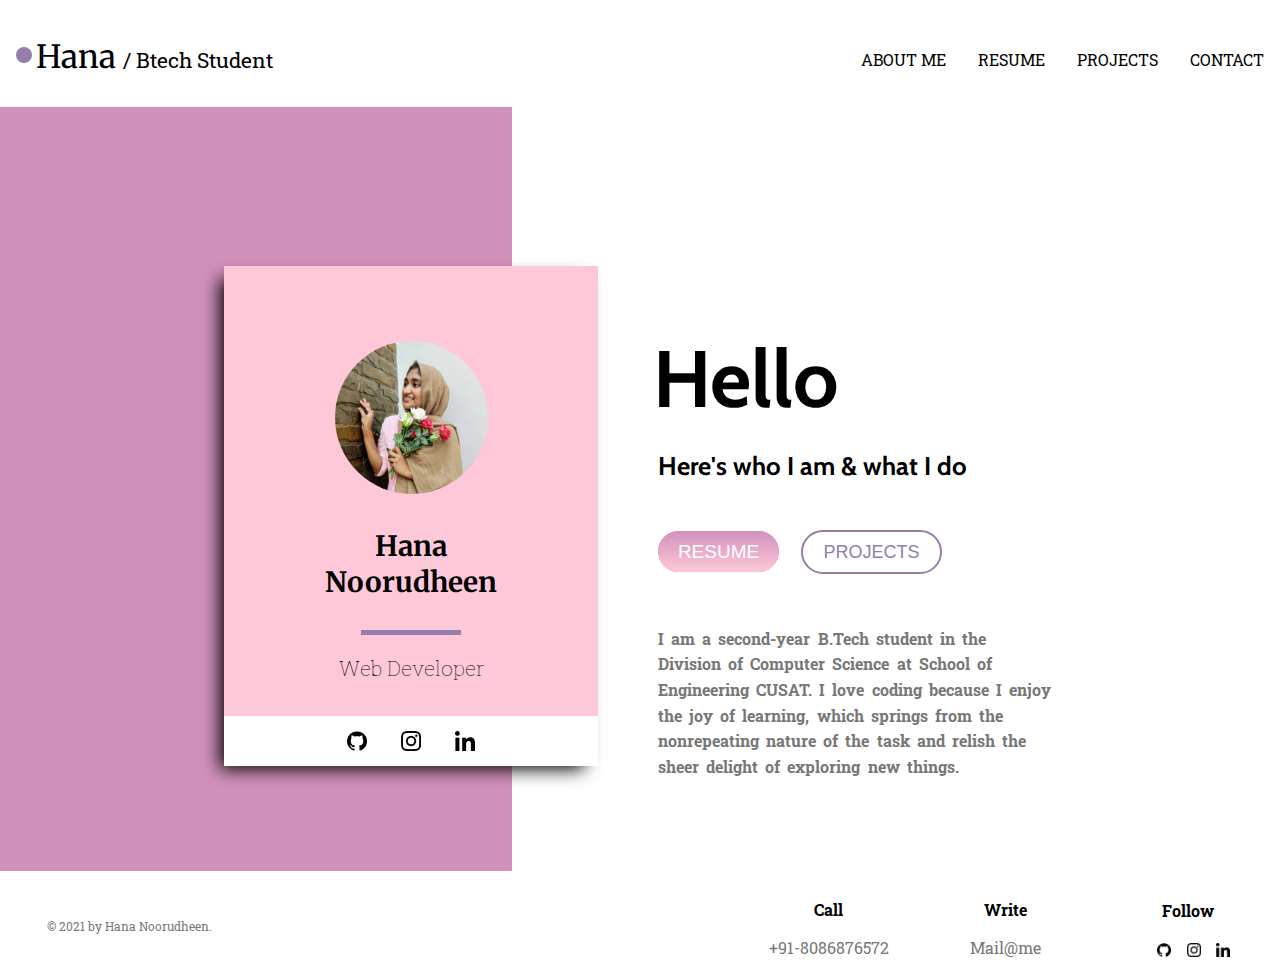
<file: index.html>
<!DOCTYPE html>
<html lang="en">
<head>
    <meta charset="UTF-8">
    <meta http-equiv="X-UA-Compatible" content="IE=edge">
    <meta name="viewport" content="width=device-width, initial-scale=1.0">
    <title>Hana</title>
    <link rel="stylesheet" href="style.css">
    <link rel="preconnect" href="https://fonts.googleapis.com">
<link rel="preconnect" href="https://fonts.gstatic.com" crossorigin>
<link rel="icon" href="images/favicon.ico" >
<link href="https://fonts.googleapis.com/css2?family=Merriweather:wght@700&family=Roboto+Slab:wght@200&display=swap" rel="stylesheet">
<link rel="preconnect" href="https://fonts.googleapis.com">
<link rel="preconnect" href="https://fonts.gstatic.com" crossorigin>
<link href="https://fonts.googleapis.com/css2?family=Cabin:wght@700&display=swap" rel="stylesheet">

</head>

<body>

    
    <div class="navigation">
        <input type="checkbox" class="navigation__checkbox" id="navi-toggle">
        <label for="navi-toggle" class="navigation__button">
            <span class="navigation__icon">&nbsp;</span>
        </label>
        <div class="navigation__background">&nbsp;</div>
        <nav class="navigation__nav">
          <ul class="navigation__list" style="background-color: #FEC8D8;">
            <li class="navigation__item" style="float: none;"><a href="index.html" class="navigation__link"><h2>ABOUT_ME</h2></a></li>
            <li class="navigation__item" style="float: none;"><a href="views/resume.html" class="navigation__link"><h2>RESUME</h2></a></li>
            <li class="navigation__item" style="float: none;"><a href="views/project.html" class="navigation__link"><h2>PROJECTS</h2></a></li>
            <li class="navigation__item" style="float: none;"><a href="mailto:hananoorudheen721@gmail.com" class="navigation__link"><h2>CONTACT_ME</h2></a></li>
    
          </ul>
        </nav>
    </div>





    <div class="navbar">
        <ul>

            <li><a class="navh" href="mailto:hananoorudheen721@gmail.com">CONTACT</a></li>
            <li><a class="navh" href="views/project.html">PROJECTS</a></li>
            <li><a class="navh" href="views/resume.html">RESUME</a></li>
            <li><a class="navh" href="index.html">ABOUT ME</a></li>
            
             
            
            
            <li style="float:left"><a class="headname" href="index.html"><div class="circle"></div>Hana <span  style="font-family: 'Roboto Slab' ,serif;font-size: 1.3rem;" > / Btech Student</span></a></li>
          </ul>
    </div>
    <div class="home">
        <div class="homediv">
            <div class="left">
                <div class="centered">
                    <img class="mainimage" src="images/hana.jpg" alt="HANA">
                    <h2 class="lefth">Hana<br>Noorudheen</h2>
                    <div class="hl"></div>
                    <p class="leftp">Web Developer</p>
                    <a href="views/resume.html" class="phnbtn btn" >RESUME</a>
                    <a href="views/project.html" class="phnbtn btn1">PROJECTS</a>
                    <div class="leftfooter">
                        <a href="https://github.com/noorhana123"  target="blank" ><img class="logo" src="images/github.png" ></a>
                        <a href="https://www.instagram.com/noor__hanaa/"  target="blank"><img class="logo" src="images/instagram.png" ></a>
                        <a href="https://www.linkedin.com/in/hana-noorudheen-5b6361194/"  target="blank"><img class="logo" src="images/linkedin.png" ></a>
                        </div>
                  </div>
            </div>
            <div class="right">
                <h1 class="righth">Hello</h1>
                 <h2 class="righth2">Here's who I am & what I do</h2>
                 <a href="views/resume.html" class="btn">RESUME</a>
                 <a href="views/project.html" class="btn1">PROJECTS</a>
                 <h3 class="rightp">I am a second-year B.Tech student in the Division of Computer Science at School of Engineering CUSAT.
                    I love coding because I enjoy the joy of learning, which springs from the nonrepeating nature of the task and relish the sheer delight of exploring new things.
                
                </h3>
            </div>
        </div>
    </div>
<div class="footer">
    <div class="grid-container" >
             <div  class="item1">
            <p class="copy">© 2021 by Hana Noorudheen.</p>
            </div>

        <div class="item">
            <h4  class="footerh">Call</h4>
            <a class="footersub" href="tel:8086876572">+91-8086876572</a>
        </div>

        <div  class="item">
            <h4 class="footerh">Write</h4>
            <a  href="mailto:hananoorudheen721@gmail.com" class="footersub">Mail@me</a>
        </div> 

        <div  class="item">
            <h4 class="footerh">Follow</h4>
            <a href="https://github.com/noorhana123" target="blank"><img class="footerlogo" src="images/github.png" ></a>
            <a href="https://www.instagram.com/noor__hanaa/"  target="blank"><img class="footerlogo" src="images/instagram.png" ></a>
            <a href="https://www.linkedin.com/in/hana-noorudheen-5b6361194/"  target="blank"><img class="footerlogo" src="images/linkedin.png" ></a>
        </div>
        
      </div>
      
</div>
</body>
</html>
</file>
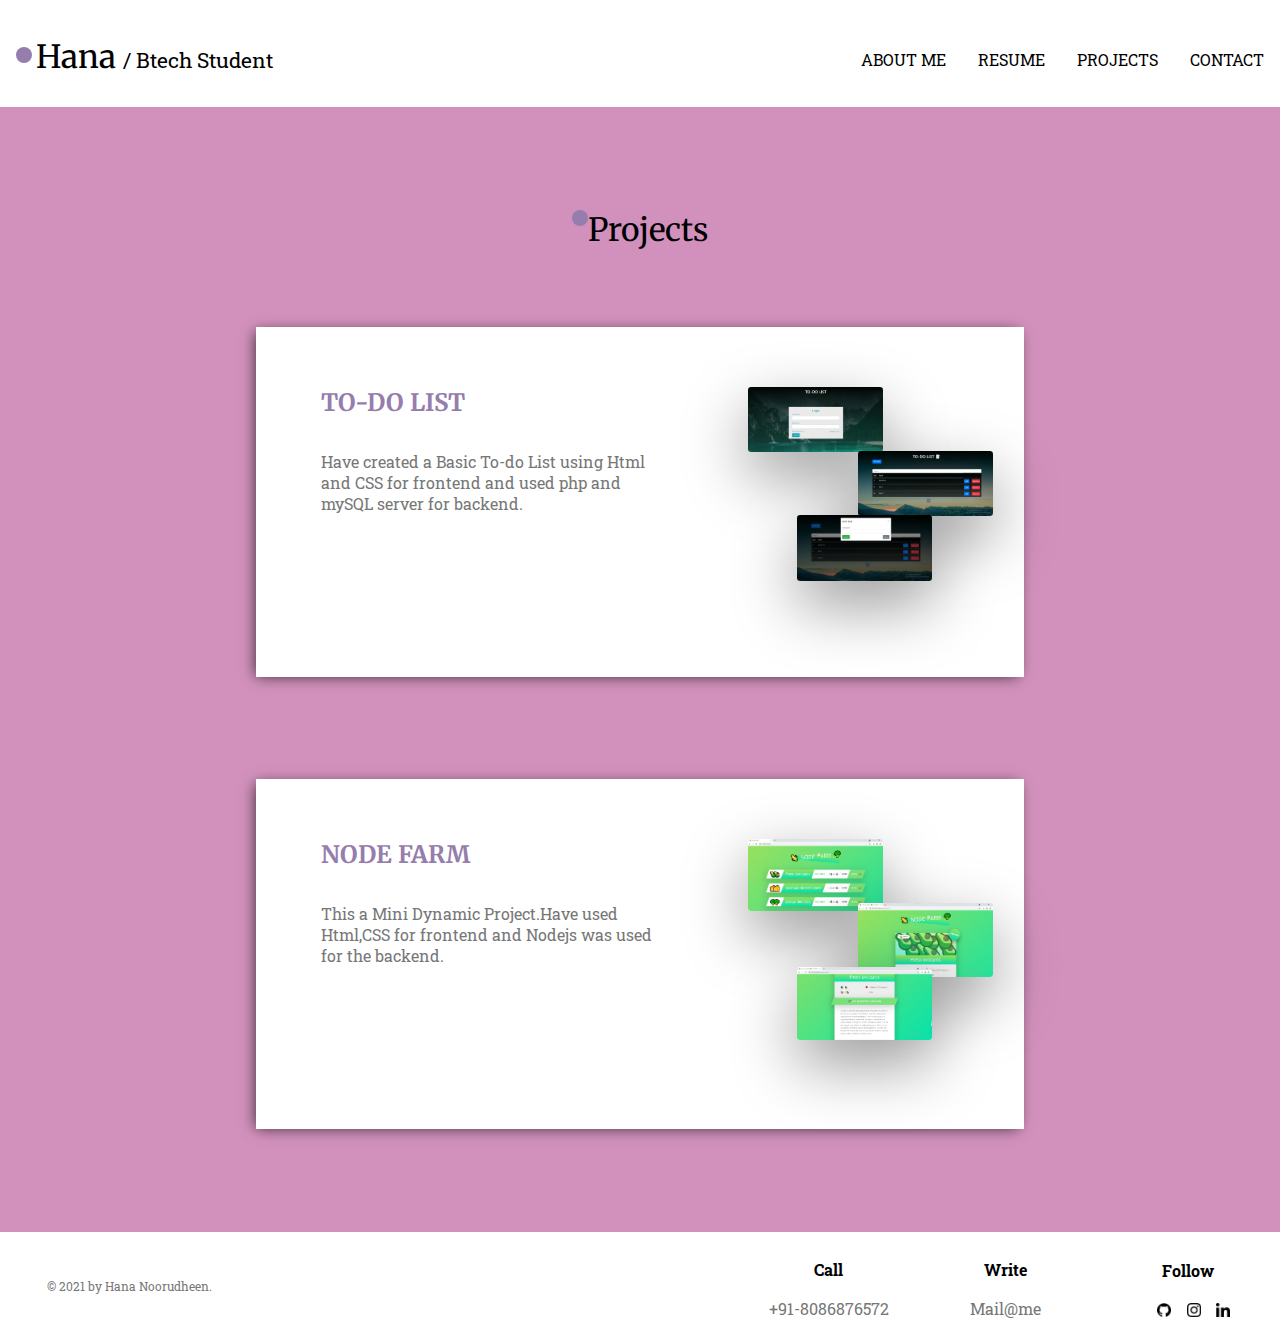
<file: views/project.html>
<!DOCTYPE html>
<html lang="en">
<head>
    <meta charset="UTF-8">
    <meta http-equiv="X-UA-Compatible" content="IE=edge">
    <meta name="viewport" content="width=device-width, initial-scale=1.0">
    <title>Projects</title>
    <link rel="stylesheet" href="project.css">
    <link rel="preconnect" href="https://fonts.googleapis.com">
<link rel="preconnect" href="https://fonts.gstatic.com" crossorigin>
<link rel="icon" href="../images/favicon.ico" >
<link href="https://fonts.googleapis.com/css2?family=Merriweather:wght@700&family=Roboto+Slab:wght@200&display=swap" rel="stylesheet">
<link rel="preconnect" href="https://fonts.googleapis.com">
<link rel="preconnect" href="https://fonts.gstatic.com" crossorigin>
<link href="https://fonts.googleapis.com/css2?family=Cabin:wght@700&display=swap" rel="stylesheet">

</head>

<body>
    <div class="navigation">
    <input type="checkbox" class="navigation__checkbox" id="navi-toggle">
    <label for="navi-toggle" class="navigation__button">
        <span class="navigation__icon">&nbsp;</span>
    </label>
    <div class="navigation__background">&nbsp;</div>
    <nav class="navigation__nav">
      <ul class="navigation__list" style="background-color: #FEC8D8;">
        <li class="navigation__item" style="float: none;"><a href="../index.html" class="navigation__link"><h2>ABOUT_ME</h2></a></li>
        <li class="navigation__item" style="float: none;"><a href="resume.html" class="navigation__link"><h2>RESUME</h2></a></li>
        <li class="navigation__item" style="float: none;"><a href="project.html" class="navigation__link"><h2>PROJECTS</h2></a></li>
        <li class="navigation__item" style="float: none;"><a href="mailto:hananoorudheen721@gmail.com" class="navigation__link"><h2>CONTACT_ME</h2></a></li>

      </ul>
    </nav>
</div>






    <div class="navbar">
        <ul>

            <li><a class="navh" href="mailto:hananoorudheen721@gmail.com">CONTACT</a></li>
            <li><a class="navh" href="project.html">PROJECTS</a></li>
            <li><a class="navh" href="resume.html">RESUME</a></li>
            <li><a class="navh" href="../index.html">ABOUT ME</a></li>
            
             
            
            
            <li style="float:left"><a class="headname" href="../index.html"><div class="circle"></div>Hana <span  style="font-family: 'Roboto Slab' ,serif;font-size: 1.3rem;" > / Btech Student</span></a></li>
          </ul>
    </div>


    <div class="home">
        <div class="heading">
            <div class="circleh"></div>
            <div class="head">
                <h1 class="headname">Projects</h1>
            </div>          
        </div>


        <div class="container">
            <div class="container_left">
                <div class="subleft">
                    <h1 class="textprimary">TO-DO LIST</h1>
                    
                    <p class="textsecondary" style="color:#777">
                        Have created a Basic To-do List using Html and CSS for frontend
                        and used php and mySQL server for backend.
                    </p>
                </div>
            </div>
            <div class="container_right">
                <div class="subright">
                    <div class="composition">
                        <a href="#imagem1"><img src="../images/todo_1.png" alt="graphics1" class="composition__photo composition__photo--p1"></a>
                        <a href="#imagem2"><img src="../images/todo_2.png" alt="graphics2" class="composition__photo composition__photo--p2"></a>
                        <a href="#imagem3"><img src="../images/todo_3.png" alt="graphics3" class="composition__photo composition__photo--p3"></a>
                      </div>
               


                                        <!-- Slider -->
               <div id="slider">
               <div class="slides">
              <div class="slider">
                
          
                <div class="image"> <a href="#imagem1"><img src="../images/todo_1.png"> </a></div>
              </div>
              <div class="slider">
                
          
                <div class="image"><a href="#imagem2"><img src="../images/todo_2.png"> </a></div>
              </div>
              <div class="slider">
                
          
                <div class="image"> <a href="#imagem3"><img src="../images/todo_3.png"> </a></div>
              </div>
            </div>
            
          </div>


                      <!-- Lightboxes em separado -->
                      <div class="lightboxes">
                        <div class="lightbox" id="imagem1">
                          <a href="#" class="fechar">&times;</a>
                          <div class="conteudo">
                            <img src="../images/todo_1.png" alt="">
                          </div>
                    </div>
                </div>
                       
                    <div class="lightboxes">
                        <div class="lightbox" id="imagem2">
                          <a href="#" class="fechar">&times;</a>
                          <div class="conteudo">
                            <img src="../images/todo_2.png" alt="">
                          </div>
                    </div>
                </div>
                        
                    <div class="lightboxes">
                        <div class="lightbox" id="imagem3">
                          <a href="#" class="fechar">&times;</a>
                          <div class="conteudo">
                            <img src="../images/todo_3.png" alt="">
                          </div>
                    </div>
                </div>
                        


          
         </div> 
	    </div> 


                </div>
            </div>
        </div>


        <div class="container">
            <div class="container_left">
                <div class="subleft">
                    <h1 class="textprimary">NODE FARM</h1>
                    
                    <p class="textsecondary" style="color:#777">
                        This a Mini Dynamic Project.Have used Html,CSS
                        for frontend and Nodejs was used for the backend.
                    </p>
                </div>
            </div>
            <div class="container_right">
              <div class="subright">
                <div class="composition">
                    <a href="#imagem4"><img src="../images/node_1.png" alt="graphics1" class="composition__photo composition__photo--p1"></a>
                    <a href="#imagem5"><img src="../images/node_2.png" alt="graphics2" class="composition__photo composition__photo--p2"></a>
                    <a href="#imagem6"><img src="../images/node_3.png" alt="graphics3" class="composition__photo composition__photo--p3"></a>
                  </div>
           


                                    <!-- Slider -->
           <div id="slider">
           <div class="slides">
          <div class="slider">
            
      
            <div class="image"> <a href="#imagem4"><img src="../images/node_1.png"> </a></div>
          </div>
          <div class="slider">
            
      
            <div class="image"><a href="#imagem5"><img src="../images/node_2.png"> </a></div>
          </div>
          <div class="slider">
            
      
            <div class="image"> <a href="#imagem6"><img src="../images/node_3.png"> </a></div>
          </div>
        </div>
        
      </div>


                  <!-- Lightboxes em separado -->
                  <div class="lightboxes">
                    <div class="lightbox" id="imagem4">
                      <a href="#" class="fechar">&times;</a>
                      <div class="conteudo">
                        <img src="../images/node_1.png" alt="">
                      </div>
                </div>
            </div>
                   
                <div class="lightboxes">
                    <div class="lightbox" id="imagem5">
                      <a href="#" class="fechar">&times;</a>
                      <div class="conteudo">
                        <img src="../images/node_2.png" alt="">
                      </div>
                </div>
            </div>
                    
                <div class="lightboxes">
                    <div class="lightbox" id="imagem6">
                      <a href="#" class="fechar">&times;</a>
                      <div class="conteudo">
                        <img src="../images/node_3.png" alt="">
                      </div>
                </div>
            </div>
                    


      
     </div>   
            </div>
        </div>

        <div class="footer">
            <div class="grid-container" >
                     <div class=item1>
                    <p class="copy"> © 2021 by Hana Noorudheen.</p>
                    </div>
        
                <div class=item>
                    <h4  class="footerh">Call</h4>
                    <a class="footersub" href="tel:8086876572">+91-8086876572</a>
                </div>
        
                <div class="item">
                    <h4 class="footerh">Write</h4>
                    <a class="footersub"href="mailto:hananoorudheen721@gmail.com">Mail@me</a>
                </div> 
        
                <div class="item">
                    <h4 class="footerh">Follow</h4>
                    <a href="https://github.com/noorhana123"  target="blank"><img class="footerlogo" src="../images/github.png" ></a>
                    <a href="https://www.instagram.com/noor__hanaa/"  target="blank"><img class="footerlogo" src="../images/instagram.png" ></a>
                    <a href="https://www.linkedin.com/in/hana-noorudheen-5b6361194/"  target="blank"><img class="footerlogo" src="../images/linkedin.png" ></a>
                </div>
                
        </div>
       
    
</body>
</html>
</file>
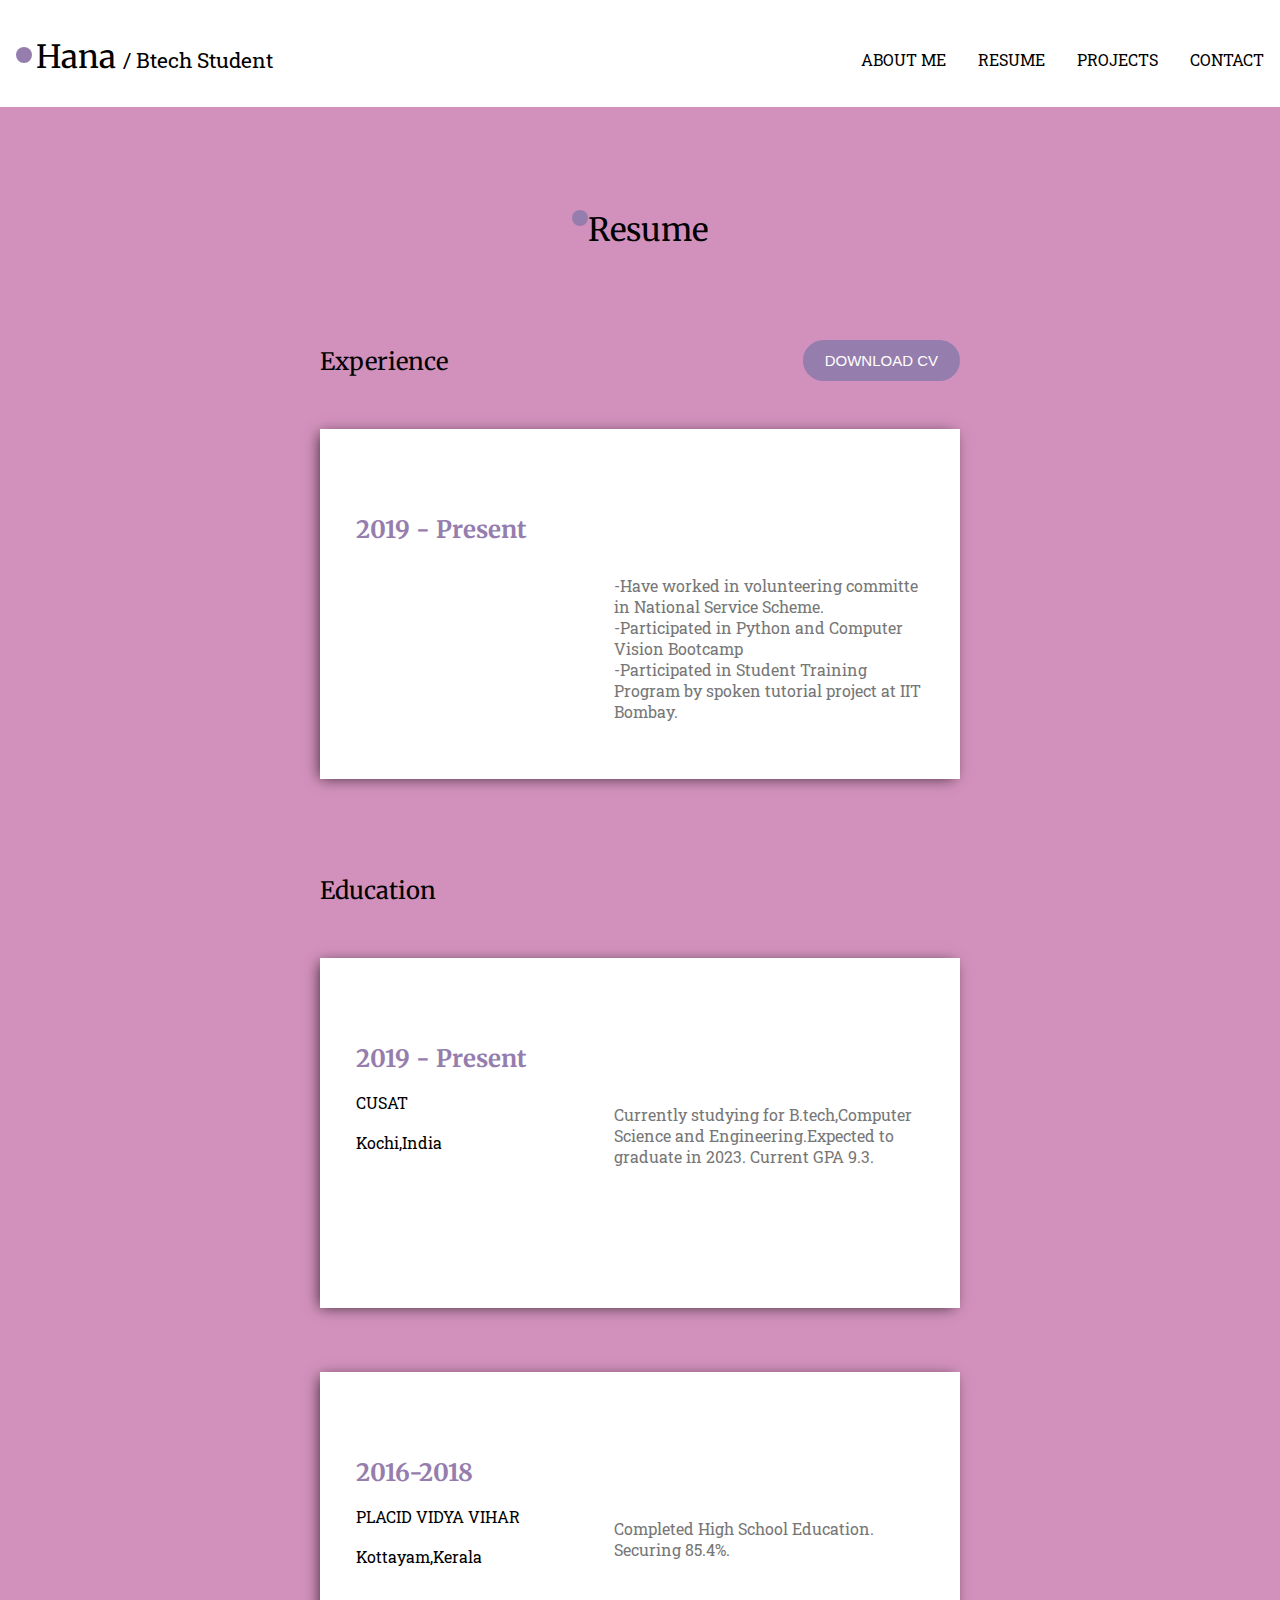
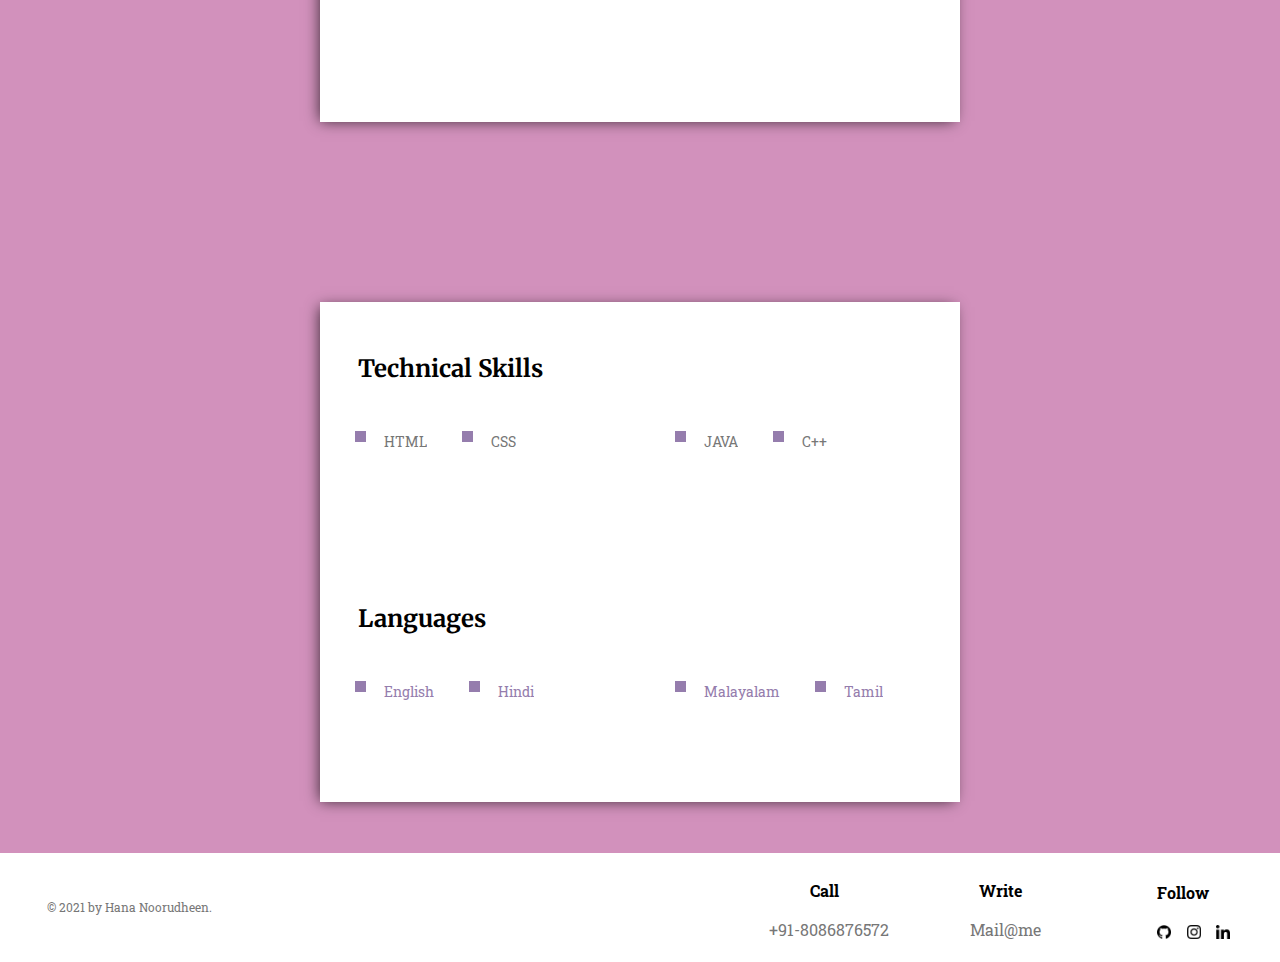
<file: views/resume.html>
<!DOCTYPE html>
<html lang="en">
<head>
    <meta charset="UTF-8">
    <meta http-equiv="X-UA-Compatible" content="IE=edge">
    <meta name="viewport" content="width=device-width, initial-scale=1.0">
    <title>Resume</title>
    <link rel="stylesheet" href="resume.css">
    <link rel="preconnect" href="https://fonts.googleapis.com">
<link rel="preconnect" href="https://fonts.gstatic.com" crossorigin>
<link rel="icon" href="../images/favicon.ico" >
<link href="https://fonts.googleapis.com/css2?family=Merriweather:wght@700&family=Roboto+Slab:wght@200&display=swap" rel="stylesheet">
<link rel="preconnect" href="https://fonts.googleapis.com">
<link rel="preconnect" href="https://fonts.gstatic.com" crossorigin>
<link href="https://fonts.googleapis.com/css2?family=Cabin:wght@700&display=swap" rel="stylesheet">

</head>

<body>

    <div class="navigation">
        <input type="checkbox" class="navigation__checkbox" id="navi-toggle">
        <label for="navi-toggle" class="navigation__button">
            <span class="navigation__icon">&nbsp;</span>
        </label>
        <div class="navigation__background">&nbsp;</div>
        <nav class="navigation__nav">
          <ul class="navigation__list" style="background-color: #FEC8D8;">
            <li class="navigation__item" style="float: none;"><a href="../index.html" class="navigation__link"><h2>ABOUT_ME</h2></a></li>
            <li class="navigation__item" style="float: none;"><a href="resume.html" class="navigation__link"><h2>RESUME</h2></a></li>
            <li class="navigation__item" style="float: none;"><a href="project.html" class="navigation__link"><h2>PROJECTS</h2></a></li>
            <li class="navigation__item" style="float: none;"><a href="mailto:hananoorudheen721@gmail.com" class="navigation__link"><h2>CONTACT_ME</h2></a></li>
    
          </ul>
        </nav>
    </div>









    <div class="navbar">
        <ul>

            <li><a class="navh"  href="mailto:hananoorudheen721@gmail.com">CONTACT</a></li>
            <li><a class="navh" href="project.html">PROJECTS</a></li>
            <li><a class="navh" href="resume.html">RESUME</a></li>
            <li><a class="navh" href="../index.html">ABOUT ME</a></li>
            
             
            
            
            <li style="float:left"><a class="headname" href="../index.html"><div class="circle"></div>Hana <span  style="font-family: 'Roboto Slab' ,serif;font-size: 1.3rem;" > / Btech Student</span></a></li>
          </ul>
    </div>
    <div class="home">
        <div class="heading">
            <div class="circleh"></div>
            <div class="head">
                <h1 class="headname">Resume</h1>
            </div>          
        </div>

        <div class="subhead">
            <h2 style="font-size: 1.5rem;padding-top: 6px;float: left;"  class="headname">Experience</h2>
             <a href="RESUME.pdf" class="btn" style="float: right;" download target="blank">DOWNLOAD CV</a>
        </div>
       <div class="container">
           <div class="container_left">
               <div class="subleft">
                   <h1 class="textprimary">
                    2019 - Present</h1>
                    <p class="textsecondary"  style=" padding-top: 10%;"></p>
                    <p class="textsecondary" style="font-size: 1rem; padding-top: 10%;"></p>
               </div>
           </div>
           <div class="container_right">
               <div class="subright">
                   <p class="textsecondary" style="color:#777">
                    -Have worked in volunteering committe in National Service Scheme.<br>
                    -Participated in Python and Computer Vision Bootcamp<br>
                    -Participated in Student Training Program by spoken tutorial project at IIT Bombay.<br>

                </p>
               </div>
           </div>
       </div>




       <div class="subhead">
        <h2 style="font-size: 1.5rem;padding-top: 6px;float: left;"  class="headname">Education</h2>
        
    </div>
   <div class="container" style="margin-bottom: -9%;">
       <div class="container_left">
           <div class="subleft">
               <h1 class="textprimary">
                2019 - Present</h1>
                <p class="textsecondary" style="padding-top: 10%;">CUSAT</p>
                <p class="textsecondary" style="font-size: 1rem;padding-top: 10%">Kochi,India</p>
           </div>
       </div>
       <div class="container_right">
           <div class="subright">
               <p class="textsecondary" style="color:#777">
                Currently studying for B.tech,Computer Science and Engineering.Expected to graduate in 2023.
                Current GPA 9.3.
                
            </p>
           </div>
       </div>
   </div>

     
   
   <div class="container">
    <div class="container_left">
        <div class="subleft">
            <h1 class="textprimary">
             2016-2018</h1>
             <p class="textsecondary" style="padding-top: 10%">PLACID VIDYA VIHAR</p>
             <p class="textsecondary" style="font-size: 1rem;padding-top: 10%">Kottayam,Kerala</p>
        </div>
    </div>
    <div class="container_right">
        <div class="subright">
            <p class="textsecondary" style="color:#777">
                Completed High School Education.
                Securing 85.4%.
           </p>
        </div>
    </div>
</div>


<div class="container" style="margin-bottom: -9%;height: 500px;">
   <div class="topdiv">
     <div class="tophead"><h1>Technical Skills</h1></div>
     <div class="container_left cleft" >
    <ul class="bullet">
        <li> <p class="bullethead" style="color:#777;">HTML</p></li>
        
    </ul>
    <ul class="bullet">
        <li> <p class="bullethead" style="color:#777;">CSS</p></li>
        
    </ul>
    </div>
     <div class="container_right cright" >
        <ul class="bullet">
            <li> <p class="bullethead" style="color:#777;">JAVA</p></li>
            
        </ul>
        <ul class="bullet">
            <li> <p class="bullethead" style="color:#777;">C++</p></li>
            
        </ul>
    </div>
    </div>
    
    
   <div class="bottomdiv">

    <div class="tophead"><h1>Languages</h1></div>
    <div class="container_left cleft" >
        <ul class="bullet">
            <li> <p class="bullethead">English</p></li>
            
        </ul>
        <ul class="bullet">
            <li> <p class="bullethead" ">Hindi</p></li>
            
        </ul>
    
    
    </div>
     <div class="container_right cright">
        <ul class="bullet">
            <li> <p class="bullethead">Malayalam</p></li>
            
        </ul>
        <ul class="bullet">
            <li> <p class="bullethead" >Tamil</p></li>
            
        </ul>
    
    </div>
   </div>
</div>


</div>

<div class="footer">
    <div class="grid-container" >
             <div class="item1" >
            <p class="copy">© 2021 by Hana Noorudheen.</p>
            </div>

        <div class="item">
            <h4  class="footerh">Call</h4>
            <a class="footersub" href="tel:8086876572">+91-8086876572</a>
        </div>

        <div class="item" >
            <h4 class="footerh">Write</h4>
            <a class="footersub"href="mailto:hananoorudheen721@gmail.com">Mail@me</a>
        </div> 

        <div class="item" >
            <h4 class="footerh">Follow</h4>
            <a href="https://github.com/noorhana123"  target="blank"><img class="footerlogo" src="../images/github.png" ></a>
            <a href="https://www.instagram.com/noor__hanaa/"  target="blank"><img class="footerlogo" src="../images/instagram.png" ></a>
            <a href="https://www.linkedin.com/in/hana-noorudheen-5b6361194/"  target="blank"><img class="footerlogo" src="../images/linkedin.png" ></a>
        </div>
        
</div>
</body>
</html>
</file>
<file: style.css>
/*
font-family: 'Merriweather', serif;
font-family: 'Roboto Slab', serif;
main-heading:font-family: 'Cabin', sans-serif;
*/
/*
lightcolor=#FEC8D8
dark=#D291BC
circle=#957DAD


*/


*,
*::after,
*::before {
  margin: 0;
  padding: 0;
  box-sizing: inherit;
 }
  body{
    font-family: 'Roboto Slab', serif;
    animation: fadeInAnimation ease 2s;
    animation-iteration-count: 1;
    animation-fill-mode: forwards;
  }

 
@keyframes fadeInAnimation {
	0% {
		opacity: 0;
	}
	100% {
		opacity: 1;
	}
}


 /**********************Navbar************************/
  .navbar{
   
   height: 100px;
   position: fixed;
   width: 100%;
   z-index: 100;

  }

  .navigation
  {
    display: none;
  }

  .headname
  {
    font-size: 2rem;
    font-weight: 400;
    font-family: 'Merriweather', serif;
    padding-top: 18px;

  }
  ul {
    list-style-type: none;
    margin: 0;
    padding-top: 19px;
    overflow: hidden;
    background-color: white;
  }
  
  li {
    float: right;
  }
  
  li a{
    display: block;
    color:black;
    text-align: center;
    padding: 30px 16px;
    text-decoration: none;
  }
  .navh{
    display: block;
    color:black;
    text-align: center;
    padding: 30px 16px;
    text-decoration: none;
  }
   
  li a:hover:not(.active){
    color:#957DAD;
    transform: translateY(-0.3rem);
    text-shadow:  -3px 6px 6px rgba(0,0,0,0.37);
  }
  .navh:hover:not(.active){
    color:#957DAD;
    transform: translateY(-0.3rem);
    text-shadow:  -3px 6px 6px rgba(0,0,0,0.37);
  }
  .circle {
    height: 16px;
    width: 16px;
    background-color:#957DAD;
    border-radius: 50%;
    float:left;
    margin-top: 10px;
    margin-right: 4px;
  }


  /**************************homepage***************************/
  .home
  {
      
    background: linear-gradient(to right, #D291BC -4%,#D291BC 40%,#000000 39%,white 40%,white 100%);
      height:771px;
      padding-top: 100px;
      display: flex;
    justify-content: center;
  }
  .homediv
  {
    height: 500px;
    
    margin-top: 13%;
    width: 65%;
    
  }
  .left
  {
     background-color:#FEC8D8;
     height: 500px;
     width: 45%;
     float: left;
     -webkit-box-shadow: -9px 8px 17px -5px #000000; 
      box-shadow: -9px 8px 17px -5px #000000;
      position: relative;
     
      
      
  }
  
  
  .right
  {
  
    height: 500px;
    width: 55%;
    float: right;
   
  
  }
  .centered {
   
    text-align: center;
    
  }
  
  .centered .mainimage {
    width: 153px;
    border-radius: 50%;
    margin-top: 20%;
  }
.leftfooter
{

background-color:white;
position: absolute;
bottom: 0;
width: 100%;
height:10%;
}
.logo
{

height:20px;
width:20px;
padding: 4%;
}
.logo:hover:not(.active)
{
  transform: translateY(-0.3rem);
  box-shadow: -3px 7px 7px -5px #000000;
  
}

/**horizontal line**/
.hl {
  border-left: 100px solid #957DAD;
  height: 5px;
display: block;
margin: auto;
width:0%;
}
.lefth
{

  font-family: 'Merriweather', serif;
  font-size: 1.75rem;
  padding:8%;


}
.leftp
{
  font-family: 'Roboto Slab', serif;
  font-size: 1.3rem;
  font-weight: 100;
  padding:5%;
}

.righth
{
  font-family: 'Cabin', sans-serif;
  font-size: 5rem;
  padding-left: 12%;
  padding-top: 14%; 
}
.righth2
{
  font-family: 'Cabin', sans-serif;
  font-size: 1.6rem;
  padding-left: 13%;
  padding-top: 5%;
  padding-bottom: 13%;
  
}
.rightp
{
  font-family: 'Roboto Slab', serif;
  font-size: .98rem;
  padding-left: 13%;
  padding-top: 14%;
  line-height: 1.6rem;
  word-spacing: 0.2rem;
  color: #777;

  
}


.btn {
  background: #D291BC;
  background-image: -webkit-linear-gradient(top, #D291BC, #FEC8D8);
  background-image: -moz-linear-gradient(top, #D291BC, #FEC8D8);
  background-image: -ms-linear-gradient(top, #D291BC, #FEC8D8);
  background-image: -o-linear-gradient(top, #D291BC, #FEC8D8);
  background-image: linear-gradient(to bottom, #D291BC, #FEC8D8);
  -webkit-border-radius: 28;
  -moz-border-radius: 28;
  border-radius: 28px;
  font-family: Arial;
  color: #ffffff;
  font-size: 19px;
  padding: 10px 20px 10px 20px;
  text-decoration: none;
  margin-left: 13%;
}
.phnbtn
{
  display: none;
}
.btn:hover {
  background: #957DAD;
  text-decoration: none;
  transform: translateY(-0.3rem);
  box-shadow: -3px 7px 7px -5px #000000;
}
.btn1 {
  -webkit-border-radius: 28;
  -moz-border-radius: 28;
  border-radius: 28px;
  font-family: Arial;
  color: #957DAD;
  font-size: 18px;
  background: #fff;
  padding: 10px 20px 10px 20px;
  border: solid #957DAD 2px;
  text-decoration: none;
  margin-left: 4%;
}

.btn1:hover {
  background: #D291BC;
  color: #fff;
  background-image: -webkit-linear-gradient(top, #D291BC, #FEC8D8);
  background-image: -moz-linear-gradient(top, #D291BC, #FEC8D8);
  background-image: -ms-linear-gradient(top, #D291BC, #FEC8D8);
  background-image: -o-linear-gradient(top, #D291BC, #FEC8D8);
  background-image: linear-gradient(to bottom, #D291BC, #FEC8D8);
  text-decoration: none;
  transform: translateY(-0.3rem);
  box-shadow: -3px 7px 7px -5px #000000;
}

/******************Bottom**************/
.footer

{
background-color: #fff;
height:90px;
}

.grid-container {
  display: grid;
  grid-template-columns: 58% 14% 14% 15%;
 
  background-color: #fff;
  padding: 10px;
  text-align: center;
}
.copy
{
color: #777;
font-size: .75rem;
padding: 5%;
float: left;
}

.footerlogo
{
    height: 14px;
    width: 14px;
    padding-left: 6%;

}
.footerlogo:hover:not(.active)
{
  transform: translateY(-0.3rem);
  box-shadow: -3px 7px 7px -5px #000000;
  
}

.footersub
{
  color:#777;
  text-decoration: none;
}

.footersub:hover:not(.active){
  color:#957DAD;
  transform: translateY(-0.3rem);
  text-shadow:  -3px 6px 6px rgba(0,0,0,0.37);
}
.footerh 
{
  padding:10%;
}

/*responsive*/
@media only screen and (max-width: 965px)
{

  .righth2{

    font-size: 1.5rem;
  }
  }

  @media only screen and (max-width: 905px)
{

  .righth2 {
    font-size: 1.4rem;
}



}
@media only screen and (max-width: 894px) {
  .btn1 {
    margin-left:1%;
  }
.rightp
{
font-size: .78rem;
word-spacing: 0;


}
}

@media only screen and (max-width: 860px) 
{
  .btn1 {
    margin-left:0%;
  }
.righth2
{
  font-size: 1.25rem;
}

}
@media only screen and (max-width: 852px)
{

  .btn1 {
    padding: 5px 15px 5px 15px;

  }
  .btn {
    padding: 5px 15px 5px 15px;

  }
  .rightp
  {

    
    
      font-size: .75rem;
      word-spacing: 0;
  }
  }

  @media only screen and (max-width: 846px)
  {
   .footersub
   {
    font-size: 0.78rem;
   }

  }
  

  @media only screen and (max-width: 852px)
  {
    .btn1 {
      padding: 2px 14px 2px 14px;
  }
  
  .btn {
    padding: 2px 14px 2px 14px;
}
  
  }

  @media only screen and (max-width: 775px)
  {

    .righth2 {
      font-size: 1.1rem;
    }
  }
  

  @media only screen and (max-width: 775px)

  {
    .btn1
    {
      font-size: 17px;
    }
    .footersub
    {

      font-size: .75rem;
    }
  }
  
  @media only screen and (max-width: 758px) 


  {

    .btn1 {
      font-size: 16px;
  }
  .righth2 {
    font-size: 1.2rem;
}
  }


  @media only screen and (max-width: 750px) 
{

  .home 
  {
    background: linear-gradient(to bottom, #fff -4%,#fff 24%,#000000 24%,#D291BC 24%,#D291BC 100%);
   height:200vh;
}
.btn
{
  display: none;
}
.btn1{

  display: none;
}
.left
  {
  width: 100%;
  float: none;
  height: 410px; 
      
  }
  .right
  {
    width:100%;
    float:none;
  }
.leftp
{
  display: none;
}


  .rightp

  {

    color: black;
  }
  .navh
  {
    display:none;
}
.righth2 {
  font-size: 1.1rem;
}
.centered .mainimage {
  
  margin-top: 9%;
}

.hl{
  height: 1.9px;
  margin-top: -2%;
    margin-bottom: 12%;
}
.phnbtn
{
  display: revert;
  margin-left: 0;
  font-size: .8rem;
}

span
{
display: none;
}

.grid-container
{

grid-template-columns: auto auto;
}

.copy
{
  padding: 10%;
}

.footerh
{
padding: 0%;
}




/*PHONE NAVBAR*/

.navigation{
  display: revert;
}

.navigation__checkbox{
  display: none;
}

.navigation__button {
  background-color:#fff;
  height: 3rem;
  width: 3rem;
  position: fixed;
  top: 1.5rem;
  right: 1.5rem;
  border-radius: 50%;
  z-index: 2000;
}

.navigation__background {
  height: 2.8rem;
    width: 2.8rem;
    border-radius: 50%;
    position: fixed;
    top: 1.6rem;
    right: 1.6rem;
  background-image: radial-gradient(#FEC8D8,#FEC8D8);
  z-index: 1000;
  transition: .8s;

}
 
.navigation__nav {
  height: 100vh;
  position: fixed;
  top: 0;
  left: 0%;
  z-index: 1500;
  opacity: 0;
  width: 0;
  transition: all 0.8s cubic-bezier(0.68, -0.55, 0.265, 1.55);
  }

  .navigation__list {
    position: absolute;
    top: 50%;
    left: 50%;
    transform: translate(-50%, -50%);
    list-style: none;
    text-align: center;
    width: 100%;
  }
  .navigation__item {
    margin: 1rem; }

  .navigation__link:link, .navigation__link:visited {
    display: inline-block;
    font-size:.85rem;
    font-weight: 300;
    font-family: 'Oswald', sans-serif;
    color: #D291BC;
    padding: 2rem 2rem;
    text-decoration: none;
    text-transform: uppercase;
   }

   .navigation__checkbox:checked ~ .navigation__background {
    transform: scale(80); }

    .navigation__checkbox:checked ~ .navigation__nav {
      opacity: 1;
      width: 100%; }

      .navigation__icon {
        position: relative;
        margin-top: 1.5rem;
        margin-left: .3rem;
    } 

        .navigation__icon, .navigation__icon::before, .navigation__icon::after {
          width: 2.3rem;
          height: 2.5px;
          background-color: #333;
          display: inline-block; } 




          .navigation__icon::before, .navigation__icon::after {
            content: "";
            position: absolute;
            left: 0;
            transition: all .2s; }
          .navigation__icon::before {
            top: -.8rem; }
          .navigation__icon::after {
            top: .8rem; }
        
        .navigation__button:hover .navigation__icon::before {
          top: -1rem; }
        
        .navigation__button:hover .navigation__icon::after {
          top: 1rem; }
        
        .navigation__checkbox:checked + .navigation__button .navigation__icon {
          background-color: transparent; }
        
        .navigation__checkbox:checked + .navigation__button .navigation__icon::before {
          top: 0;
          transform: rotate(135deg); }
        
        .navigation__checkbox:checked + .navigation__button .navigation__icon::after {
          top: 0;
          transform: rotate(-135deg); }








}
</file>
<file: views/project.css>
*,
*::after,
*::before {
  margin: 0;
  padding: 0;
  box-sizing: inherit; }
  body{
    font-family: 'Roboto Slab', serif;
 }
  .navbar{
   
   height: 100px;
   position: fixed;
   width: 100%;
   z-index: 100;

  }
.navigation
{
  display: none;
}
  .headname
  {
    font-size: 2rem;
    font-weight: 400;
    font-family: 'Merriweather', serif;
    padding-top: 18px;

  }
  ul {
    list-style-type: none;
    margin: 0;
    padding-top: 19px;
    overflow: hidden;
    background-color: white;
  }
  
  li {
    float: right;
  }
  
  li a {
    display: block;
    color:black;
    text-align: center;
    padding: 30px 16px;
    text-decoration: none;
  }
   
  li a:hover:not(.active){
    color:#957DAD;
    transform: translateY(-0.3rem);
    text-shadow:  -3px 6px 6px rgba(0,0,0,0.37);
  }
  .circle {
    height: 16px;
    width: 16px;
    background-color:#957DAD;
    border-radius: 50%;
    float:left;
    margin-top: 10px;
    margin-right: 4px;
  }
  body
  {
    background-color:#D291BC;
    font-family: 'Roboto Slab', serif;
    animation: fadeInAnimation ease 2s;
    animation-iteration-count: 1;
    animation-fill-mode: forwards;
  }
  @keyframes fadeInAnimation {
    0% {
      opacity: 0;
    }
    100% {
      opacity: 1;
    }
  }

  .home
  {
     
     padding-top: 15%;
  
  }
  .circleh
  {
    height: 16px;
    width: 16px;
    background-color:#957DAD;
    border-radius: 50%;
    margin: auto;
    margin-top: 174%;

  }
.heading
{
  display: grid;
  grid-template-columns: auto auto;
 width: 11%;
 margin-left: auto;
 margin-right: auto;
}
.subhead
{
width: 50%;

margin: auto;
margin-top: 7%;
}

.container
{

height: 350px;
width:60%;
background-color: #fff;
margin: auto;
margin-top: 6%;
margin-bottom: 8%;

box-shadow: -3px 2px 14px -3px rgba(0,0,0,0.75);
-webkit-box-shadow: -3px 2px 14px -3px rgba(0,0,0,0.75);
-moz-box-shadow: -3px 2px 14px -3px rgba(0,0,0,0.75);

}


.container_left
{

  width:60%;
  
  position: relative;
  float: left;
  height: 350px;
}
.container_right
{

  width:40%;
  
  float: right;
  height: 350px;
}
.subleft
{
  width: 72%;
  
  height: 194px;
  margin: auto;
  margin-top: 13%;
}

.subright
{
  width: 80%;
  
  height: 244px;
  margin: auto;
  margin-top: 22%;
}

.textprimary
{

  color: #957DAD;
   font-family: 'Merriweather', serif;
   font-size: 1.5rem;
  
}
.textsecondary
{
color:black;
font-family: 'Roboto Slab', serif;
font-size: 1rem;
padding-top: 10%;
}

#slider
{
  display: none;
}

.composition {
  top: 10%;
  position: relative; }
  .composition__photo {
    width: 55%;
    box-shadow: 0 1.5rem 4rem rgba(0, 0, 0, 0.4);
    border-radius: 0.2rem;
    position: absolute;
    z-index: 10;
    transition: all 0.3s;
    outline-offset: 1rem; }
    .composition__photo--p1 {
      left: 0;
      top: -2rem; }
    .composition__photo--p2 {
      right: 0;
      top: 2rem; }
    .composition__photo--p3 {
      left: 20%;
      top: 6rem; }
    .composition__photo:hover {
      outline: 1rem solid #957DAD;;
      transform: scale(1.05) translateY(-0.7rem);
      box-shadow: 0 2.5rem 4rem rgba(0, 0, 0, 0.5);
      z-index: 20; }
  .composition:hover .composition__photo:not(:hover) {
    transform: scale(0.85);
   }


   /******************Bottom**************/
.footer

{
background-color: #fff;
height:90px;
}

.grid-container {
  display: grid;
  grid-template-columns: 58% 14% 14% 15%;
 
  background-color: #fff;
  padding: 10px;
  text-align: center;
}
.copy
{
color: #777;
font-size: .75rem;
padding: 5%;
float: left;
}

.footerlogo
{
    height: 14px;
    width: 14px;
    padding-left: 6%;

}
.footerlogo:hover:not(.active)
{
  transform: translateY(-0.3rem);
  box-shadow: -3px 7px 7px -5px #000000;
  
}

.footersub
{
  color:#777;
  text-decoration: none;
}

.footersub:hover:not(.active){
  color:#957DAD;
  transform: translateY(-0.3rem);
  text-shadow:  -3px 6px 6px rgba(0,0,0,0.37);
}
.footerh 
{
  padding:10%;
}


/* Lightbox */

.lightbox {
  background: rgba(0, 0, 0, 0.8);
  display: none;
  position: fixed;
  z-index: 5000;
}

.lightbox:target {
  align-items: center;
  bottom: 0;
  display: flex;
  justify-content: center;
  left: 0;
  right: 0;
  top: 0;
}

.lightbox img {
  border-radius: 1em;
  display: block;
  margin: auto;
  max-height: 80vh;
  max-width: 146vh;
}

.lightbox .fechar {
  color: #fff;
  font-size: 3em;
  font-weight: bold;
  height: 1em;
  position: fixed;
  right: 0;
  top: 0;
  width: 1em;
  z-index: 5001;
}

.lightbox p {
  font-size: 2em;
  font-weight: bold;
  text-align: center;
}

footer {
  text-align: center;
}

@media only screen and (max-width: 1920px)
{
 .circleh
 {
  margin-top:100%;
  margin-right: 0%;
 }
  
}


@media only screen and (max-width: 907px)
{
 .heading
 {
  width: 16%;
 }
  
}








@media only screen and (max-width: 750px)

{


  span
  {
  display: none;
  }
    .grid-container
    {
    
    grid-template-columns: auto auto;
    }
  

  .navh
{
  display: none;
}
.head

{

  margin: auto;

}



.copy
{
  padding: 10%;
  margin-left: 20%;
  
}
.footersub
{
  margin-left: 5%;
  

}


.heading
{
  width: 20%;
  margin-top: 4%;


  
}
.footerh
{
padding: 0%;
margin-left: 6%;
margin-top: 1%;
}

.container_left
{
  width: 100%;
  float:none;
  height:auto;
}

.container_right
{
  width:100%;
  float:none;
  height:auto;
}

.composition
{
display: none;
}








/* Slider */
  #slider {
    width: 100%;
    display: revert;
    position: relative;
    overflow: hidden;
  }

  @keyframes load {
    from {
      left: -100%;
    }

    to {
      left: 0;
    }
  }

  .slides {
    width: 400%;
    height: 100%;
    position: relative;
    -webkit-animation: slide 10s infinite;
    -moz-animation: slide 10s infinite;
    animation: slide 10s infinite;
  }

  .slider {
    width: 25%;
    height: 100%;
    float: left;
    position: relative;
    z-index: 1;
    overflow: hidden;
  }

  .slide img {
    width: 100%;
    height: 100%;
  }

  .slide img {
    width: 100%;
    height: 100%;
  }

  .image {
    width: 100%;
    height: 100%;
  }

  .image img {
    width: 100%;
    height: 100%;
  }
.container
{
  height: 485px;
  width: 80%;
}

.subright
{
  margin-top: 15%;
}






/* Slider */
#slider{
  width:100%;
  display: revert;
  position:relative;
  overflow:hidden;
}
@keyframes load{
  from{left:-100%;}
  to{left:0;}
}
.slides{
  width:400%;
  height:100%;
  position:relative;
  -webkit-animation:slide 30s infinite;
  -moz-animation:slide 30s infinite;
  animation:slide 30s infinite;
}
.slider{
  width:25%;
  height:100%;
  float:left;
  position:relative;
  z-index:1;
  overflow:hidden;
}
.slide img{
  width:100%;
  height:100%;
}
.slide img{
  width:100%;
  height:100%;
}
.image{
  width:100%;
  height:100%;
}
.image img{
  width:100%;
  height:100%;
}



/* Animation */
@-webkit-keyframes slide{
  0%,100%{
    margin-left:0%;
  }
  21%{
    margin-left:0%;
  }
  25%{
    margin-left:-100%;
  }
  46%{
    margin-left:-100%;
  }
  50%{
    margin-left:-200%;
  }
  71%{
    margin-left:-200%;
  }
  75%{
    margin-left:-300%;
  }
  96%{
    margin-left:-300%;
  }
}
@-moz-keyframes slide{
  0%,100%{
    margin-left:0%;
  }
  21%{
    margin-left:0%;
  }
  25%{
    margin-left:-100%;
  }
  46%{
    margin-left:-100%;
  }
  50%{
    margin-left:-200%;
  }
  71%{
    margin-left:-200%;
  }
  75%{
    margin-left:-300%;
  }
  96%{
    margin-left:-300%;
  }
}
@keyframes slide{
  0%,100%{
    margin-left:0%;
  }
  21%{
    margin-left:0%;
  }
  25%{
    margin-left:-100%;
  }
  46%{
    margin-left:-100%;
  }
  50%{
    margin-left:-200%;
  }
  71%{
    margin-left:-200%;
  }
  75%{
    margin-left:-300%;
  }
  96%{
    margin-left:-300%;
  }
}

@-webkit-keyframes content-s{
  0%{left:-420px;}
  10%{left:0px;}
  30%{left:0px;}
  40%{left:0px;}
  50%{left:0px;}
  60%{left:0px;}
  70%{left:0;}
  80%{left:-420px;}
  90%{left:-420px;}
  100%{left:-420px;}
}
@-moz-keyframes content-s{
  0%{left:-420px;}
  10%{left:0px;}
  30%{left:0px;}
  40%{left:0px;}
  50%{left:0px;}
  60%{left:0px;}
  70%{left:0;}
  80%{left:-420px;}
  90%{left:-420px;}
  100%{left:-420px;}
}
@keyframes content-s{
  0%{left:-420px;}
  10%{left:20px;}
  15%{left:0px;}
  30%{left:0px;}
  40%{left:0px;}
  50%{left:0px;}
  60%{left:0px;}
  70%{left:0;}
  80%{left:-420px;}
  90%{left:-420px;}
  100%{left:-420px;}
}

@-webkit-keyframes on{
  0%,100%{
    margin-left:0%;
  }
  21%{
    margin-left:0%;
  }
  25%{
    margin-left:15px;
  }
  46%{
    margin-left:15px;
  }
  50%{
    margin-left:30px;
  }
  71%{
    margin-left:30px;
  }
  75%{
    margin-left:45px;
  }
  96%{
    margin-left:45px;
  }
}

@-moz-keyframes on{
  0%,100%{
    margin-left:0%;
  }
  21%{
    margin-left:0%;
  }
  25%{
    margin-left:15px;
  }
  46%{
    margin-left:15px;
  }
  50%{
    margin-left:30px;
  }
  71%{
    margin-left:30px;
  }
  75%{
    margin-left:45px;
  }
  96%{
    margin-left:45px;
  }
}

@keyframes on{
  0%,100%{
    margin-left:0%;
  }
  21%{
    margin-left:0%;
  }
  25%{
    margin-left:15px;
  }
  46%{
    margin-left:15px;
  }
  50%{
    margin-left:30px;
  }
  71%{
    margin-left:30px;
  }
  75%{
    margin-left:45px;
  }
  96%{
    margin-left:45px;
  }
}











.textprimary
{
  padding-top: 14%;
}
.textsecondary
{
  padding-top: 17%;
}






/*PHONE NAVBAR*/

.navigation{
  display: revert;
}

.navigation__checkbox{
  display: none;
}

.navigation__button {
  background-color:#fff;
  height: 3rem;
  width: 3rem;
  position: fixed;
  top: 1.5rem;
  right: 1.5rem;
  border-radius: 50%;
  z-index: 2000;
}

.navigation__background {
  height: 2.8rem;
    width: 2.8rem;
    border-radius: 50%;
    position: fixed;
    top: 1.6rem;
    right: 1.6rem;
  background-image: radial-gradient(#FEC8D8,#FEC8D8);
  z-index: 1000;
  transition: .8s;

}
 
.navigation__nav {
  height: 100vh;
  position: fixed;
  top: 0;
  left: 0%;
  z-index: 1500;
  opacity: 0;
  width: 0;
  transition: all 0.8s cubic-bezier(0.68, -0.55, 0.265, 1.55);
  }

  .navigation__list {
    position: absolute;
    top: 50%;
    left: 50%;
    transform: translate(-50%, -50%);
    list-style: none;
    text-align: center;
    width: 100%;
  }
  .navigation__item {
    margin: 1rem; }

  .navigation__link:link, .navigation__link:visited {
    display: inline-block;
    font-size:.85rem;
    font-weight: 300;
    font-family: 'Oswald', sans-serif;
    color: #D291BC;
    padding: 2rem 2rem;
    text-decoration: none;
    text-transform: uppercase;
   }

   .navigation__checkbox:checked ~ .navigation__background {
    transform: scale(80); }

    .navigation__checkbox:checked ~ .navigation__nav {
      opacity: 1;
      width: 100%; }

      .navigation__icon {
        position: relative;
        margin-top: 1.5rem;
        margin-left: .3rem;
    } 

        .navigation__icon, .navigation__icon::before, .navigation__icon::after {
          width: 2.3rem;
          height: 2.5px;
          background-color: #333;
          display: inline-block; } 




          .navigation__icon::before, .navigation__icon::after {
            content: "";
            position: absolute;
            left: 0;
            transition: all .2s; }
          .navigation__icon::before {
            top: -.8rem; }
          .navigation__icon::after {
            top: .8rem; }
        
        .navigation__button:hover .navigation__icon::before {
          top: -1rem; }
        
        .navigation__button:hover .navigation__icon::after {
          top: 1rem; }
        
        .navigation__checkbox:checked + .navigation__button .navigation__icon {
          background-color: transparent; }
        
        .navigation__checkbox:checked + .navigation__button .navigation__icon::before {
          top: 0;
          transform: rotate(135deg); }
        
        .navigation__checkbox:checked + .navigation__button .navigation__icon::after {
          top: 0;
          transform: rotate(-135deg); }


        }



        @media only screen and (max-width: 591px)
{

  .heading
  {

    margin-top: 9%;
  }
 
}

@media only screen and (max-width: 474px)
{

  .heading
  {

    margin-top: 18%;
    width:31%;
  }
  
  .container {
    height: 451px;
    width: 85%;
}
 
}
@media only screen and (max-width: 469px)

{
  .copy {
    
    font-size: .65rem;
   
  }
}

@media only screen and (max-width: 340px)
{

  
  
  .container {
    height: 382px;
    width: 88%;
}
 
.heading
{
  margin-top: 23%;
  width: 39%;
}
}

@media only screen and (max-width: 326px)
{
.container 
{
    height: 373px;
    width: 91%;
}
}
</file>
<file: views/resume.css>
*,
*::after,
*::before {
  margin: 0;
  padding: 0;
  box-sizing: inherit; }
  body{
    font-family: 'Roboto Slab', serif;
 }
  .navbar{
   
   height: 100px;
   position: fixed;
   width: 100%;
   z-index: 100;

  }



  .navigation
  {
    display: none;
  }

  .headname
  {
    font-size: 2rem;
    font-weight: 400;
    font-family: 'Merriweather', serif;
    padding-top: 18px;

  }
  ul {
    list-style-type: none;
    margin: 0;
    padding-top: 19px;
    overflow: hidden;
    background-color: white;
  }
  
  li {
    float: right;
  }
  
  li a {
    display: block;
    color:black;
    text-align: center;
    padding: 30px 16px;
    text-decoration: none;
  }
   
  li a:hover:not(.active){
    color:#957DAD;
    transform: translateY(-0.3rem);
    text-shadow:  -3px 6px 6px rgba(0,0,0,0.37);
  }
  .circle {
    height: 16px;
    width: 16px;
    background-color:#957DAD;
    border-radius: 50%;
    float:left;
    margin-top: 10px;
    margin-right: 4px;
  }
  body
  {
    background-color:#D291BC;
    font-family: 'Roboto Slab', serif;
    animation: fadeInAnimation ease 2s;
    animation-iteration-count: 1;
    animation-fill-mode: forwards;
  }

  
  @keyframes fadeInAnimation {
    0% {
      opacity: 0;
    }
    100% {
      opacity: 1;
    }
  }
  
  .home
  {
     
     padding-top: 15%;
     padding-bottom: 13%
  }
  .circleh
  {
    height: 16px;
    width: 16px;
    background-color:#957DAD;
    border-radius: 50%;
    margin: auto;
    margin-top: 180%;

  }
.heading
{
  display: grid;
  grid-template-columns: auto auto;
 width: 11%;
 margin-left: auto;
 margin-right: auto;
}
.subhead
{
width: 50%;

margin: auto;
margin-top: 7%;
}
.btn {
  -webkit-border-radius: 27;
  -moz-border-radius: 27;
  border-radius: 27px;
  font-family: Arial;
  color: #fff;
  font-size: 15px;
  background: #957DAD;
  padding: 10px 20px 10px 20px;
  border: solid #957DAD 2px;
  text-decoration: none;
}

.btn:hover {
  background: #D291BC;
  text-decoration: none;
  color: black;
}
.container
{

height: 350px;
width:50%;
background-color: #fff;
margin: auto;
margin-top: 14%;

box-shadow: -3px 2px 14px -3px rgba(0,0,0,0.75);
-webkit-box-shadow: -3px 2px 14px -3px rgba(0,0,0,0.75);
-moz-box-shadow: -3px 2px 14px -3px rgba(0,0,0,0.75);

}


.container_left
{

  width:40%;
  
  position: relative;
  float: left;
  height: 350px;
}
.container_right
{

  width:60%;
  
  float: right;
  height: 350px;
}
.subleft
{
  width: 72%;
  
  height: 194px;
  margin: auto;
  margin-top: 33%;
}

.subright
{
  width: 80%;
  
  height: 244px;
  margin: auto;
  margin-top: 22%;
}

.textprimary
{

  color: #957DAD;
   font-family: 'Merriweather', serif;
   font-size: 1.5rem;
}
.textsecondary
{
color:black;
font-family: 'Roboto Slab', serif;
font-size: 1rem;
padding-top: 20%;
}

.cleft

{
  height:68%;
  width: 50%;
}
.cright
{
  
  height:68%;
  width: 50%;
}

.topdiv
{

  
  height:50%;
}

.bottomdiv
{
  height: 50%;
}

.tophead
{

font-size: .75rem;
font-weight: 400;
font-family: 'Merriweather', serif;
padding-top: 8%;
  padding-left: 6%;
}









.bullet
 {list-style-type: square;
   font-size: 2rem; 
   line-height: 2 ;
   color:#957DAD;
   padding-left: 20%;
   float: left;
}
.bullethead
{


  font-size:0.90rem;
  

}
/******************Bottom**************/
.footer

{
background-color: #fff;
height:90px;
}

.grid-container {
  display: grid;
  grid-template-columns: 58% 14% 14% 15%;
 
  background-color: #fff;
  padding: 10px;
  text-align: center;
}
.copy
{
color: #777;
font-size: .75rem;
padding: 5%;
float: left;
}

.footerlogo
{
    height: 14px;
    width: 14px;
    padding-left: 6%;

}
.footerlogo:hover:not(.active)
{
  transform: translateY(-0.3rem);
  box-shadow: -3px 7px 7px -5px #000000;
  
}

.footersub
{
  color:#777;
  text-decoration: none;
}

.footersub:hover:not(.active){
  color:#957DAD;
  transform: translateY(-0.3rem);
  text-shadow:  -3px 6px 6px rgba(0,0,0,0.37);
}
.footerh 
{
  padding:10%;
  padding-left: 5%;
}

@media only screen and (max-width: 1920px)
{
 .circleh
 {
  margin-top:100%;
  margin-right: 0%;
 }
  
}








@media only screen and (max-width: 750px) 


{
.navh
{
  display: none;
}
  
.head

{

  margin: auto;
}
.copy
{
  padding: 8%;
  padding-left:25%;
}

.footerh
{
padding: 2%;
}

  span
{
display: none;
}
  .grid-container
  {
  
  grid-template-columns: auto auto;
  }


  .left
  {
  width: 100%;
  float: none;
  height: 410px; 
      
  }
  .right
  {
    width:100%;
    float:none;
  }

  .heading
  {

    margin-top: 5%;
  }

.container

{
  width: 80%;
  margin-top: 19%;
}

.cleft

{
  height:0%;
  width: 100%;
}
.cright
{
  
  height:0%;
  width: 100%;
}
.subhead
{
  width:80%;
}

.container_left
{
  width: 100%;
  float:none;
  height:auto;
}

.container_right
{
  width:100%;
  float:none;
  height:auto;
}

.subleft
{
  height: auto;
}

.textprimary
{

  padding-top: 6%;
}
.textsecondary
{
  padding-top: 0%;
}
.subright
{
  margin-top: 10%;
}



/*PHONE NAVBAR*/

.navigation{
  display: revert;
}

.navigation__checkbox{
  display: none;
}

.navigation__button {
  background-color:#fff;
  height: 3rem;
  width: 3rem;
  position: fixed;
  top: 1.5rem;
  right: 1.5rem;
  border-radius: 50%;
  z-index: 2000;
}

.navigation__background {
  height: 2.8rem;
    width: 2.8rem;
    border-radius: 50%;
    position: fixed;
    top: 1.6rem;
    right: 1.6rem;
  background-image: radial-gradient(#FEC8D8,#FEC8D8);
  z-index: 1000;
  transition: .8s;

}
 
.navigation__nav {
  height: 100vh;
  position: fixed;
  top: 0;
  left: 0%;
  z-index: 1500;
  opacity: 0;
  width: 0;
  transition: all 0.8s cubic-bezier(0.68, -0.55, 0.265, 1.55);
  }

  .navigation__list {
    position: absolute;
    top: 50%;
    left: 50%;
    transform: translate(-50%, -50%);
    list-style: none;
    text-align: center;
    width: 100%;
  }
  .navigation__item {
    margin: 1rem; }

  .navigation__link:link, .navigation__link:visited {
    display: inline-block;
    font-size:.85rem;
    font-weight: 300;
    font-family: 'Oswald', sans-serif;
    color: #D291BC;
    padding: 2rem 2rem;
    text-decoration: none;
    text-transform: uppercase;
   }

   .navigation__checkbox:checked ~ .navigation__background {
    transform: scale(80); }

    .navigation__checkbox:checked ~ .navigation__nav {
      opacity: 1;
      width: 100%; }

      .navigation__icon {
        position: relative;
        margin-top: 1.5rem;
        margin-left: .3rem;
    } 

        .navigation__icon, .navigation__icon::before, .navigation__icon::after {
          width: 2.3rem;
          height: 2.5px;
          background-color: #333;
          display: inline-block; } 




          .navigation__icon::before, .navigation__icon::after {
            content: "";
            position: absolute;
            left: 0;
            transition: all .2s; }
          .navigation__icon::before {
            top: -.8rem; }
          .navigation__icon::after {
            top: .8rem; }
        
        .navigation__button:hover .navigation__icon::before {
          top: -1rem; }
        
        .navigation__button:hover .navigation__icon::after {
          top: 1rem; }
        
        .navigation__checkbox:checked + .navigation__button .navigation__icon {
          background-color: transparent; }
        
        .navigation__checkbox:checked + .navigation__button .navigation__icon::before {
          top: 0;
          transform: rotate(135deg); }
        
        .navigation__checkbox:checked + .navigation__button .navigation__icon::after {
          top: 0;
          transform: rotate(-135deg); }


        }

        @media only screen and (max-width: 575px) 
        {

         .heading{
           width:25%;
         }   
    }

    @media only screen and (max-width: 612px)
    
    {

     .heading
     {
       width:23%;
     }
      
    }

    @media only screen and (max-width: 460px)

    {
      .heading{
        width: 31%;
        margin-top: 13%;
      }
      .btn
      {
        font-size: 10px;
      }
    }


    @media only screen and (max-width: 360px)
    {
      .heading
      {
        width: 41%;
        margin-top: 20%;
      }
    }
</file>
